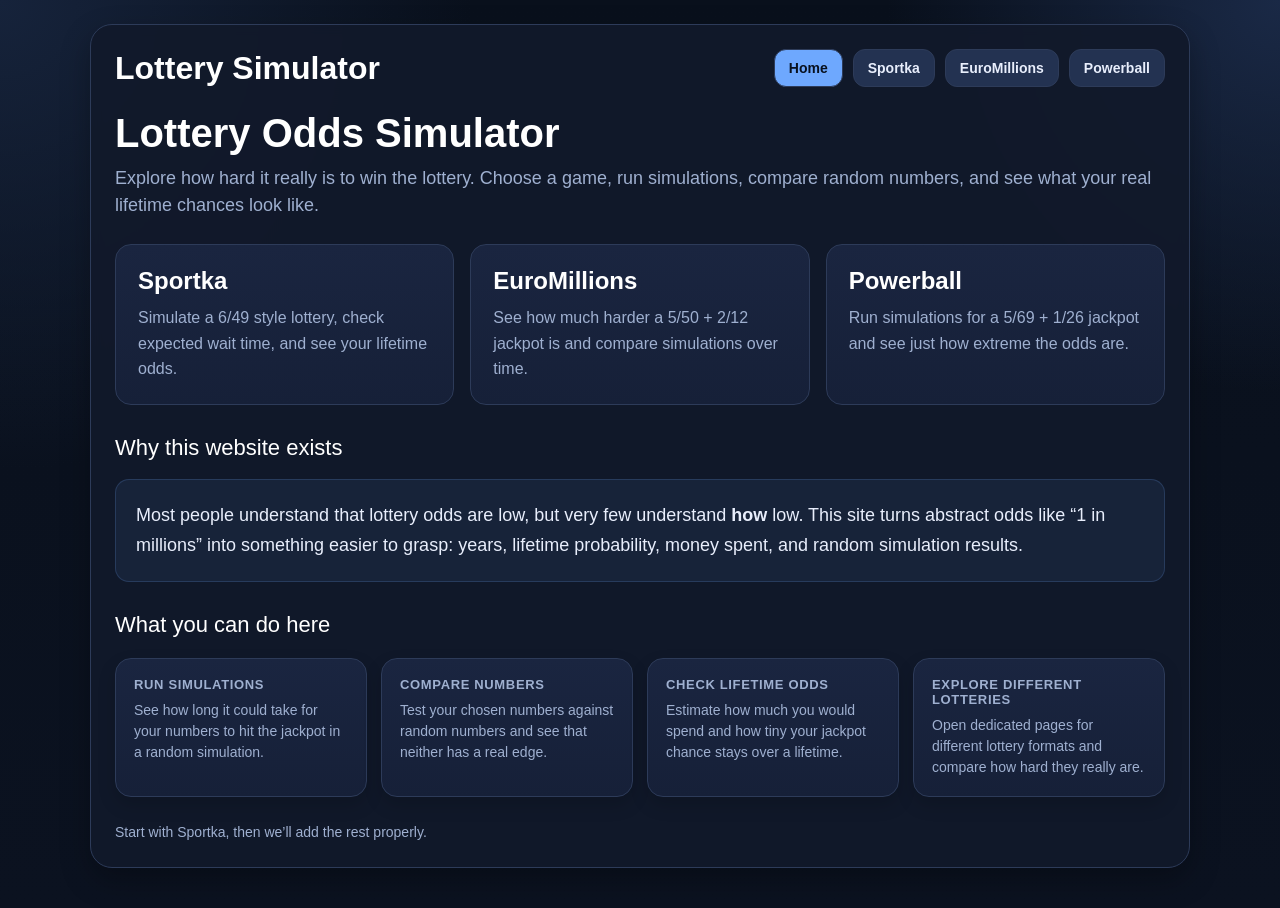
<file: index.html>
<!DOCTYPE html>
<html lang="en">
<head>
  <meta charset="UTF-8" />
  <meta name="viewport" content="width=device-width, initial-scale=1.0" />
  <title>Lottery Odds Simulator</title>
  <meta name="description" content="Explore lottery odds, compare games, and calculate how long it could take to win the jackpot." />
  <link rel="stylesheet" href="style.css" />
</head>
<body>
  <div class="container">
    <div class="topbar">
      <a class="brand" href="index.html">Lottery Simulator</a>
      <nav class="nav">
        <a class="active" href="index.html">Home</a>
        <a href="sportka.html">Sportka</a>
        <a href="euromillions.html">EuroMillions</a>
        <a href="powerball.html">Powerball</a>
      </nav>
    </div>

    <h1>Lottery Odds Simulator</h1>
    <div class="subtitle">
      Explore how hard it really is to win the lottery. Choose a game, run simulations, compare random numbers, and see what your real lifetime chances look like.
    </div>

    <div class="home-grid">
      <a class="home-card" href="sportka.html">
        <h2>Sportka</h2>
        <p>Simulate a 6/49 style lottery, check expected wait time, and see your lifetime odds.</p>
      </a>

      <a class="home-card" href="euromillions.html">
        <h2>EuroMillions</h2>
        <p>See how much harder a 5/50 + 2/12 jackpot is and compare simulations over time.</p>
      </a>

      <a class="home-card" href="powerball.html">
        <h2>Powerball</h2>
        <p>Run simulations for a 5/69 + 1/26 jackpot and see just how extreme the odds are.</p>
      </a>
    </div>

    <div class="section-title">Why this website exists</div>
    <div class="result-box">
      Most people understand that lottery odds are low, but very few understand <strong>how</strong> low.
      This site turns abstract odds like “1 in millions” into something easier to grasp:
      years, lifetime probability, money spent, and random simulation results.
    </div>

    <div class="section-title">What you can do here</div>
    <div class="results-grid">
      <div class="card">
        <h3>Run simulations</h3>
        <div class="small">See how long it could take for your numbers to hit the jackpot in a random simulation.</div>
      </div>

      <div class="card">
        <h3>Compare numbers</h3>
        <div class="small">Test your chosen numbers against random numbers and see that neither has a real edge.</div>
      </div>

      <div class="card">
        <h3>Check lifetime odds</h3>
        <div class="small">Estimate how much you would spend and how tiny your jackpot chance stays over a lifetime.</div>
      </div>

      <div class="card">
        <h3>Explore different lotteries</h3>
        <div class="small">Open dedicated pages for different lottery formats and compare how hard they really are.</div>
      </div>
    </div>

    <div class="footer-note">
      Start with Sportka, then we’ll add the rest properly.
    </div>
  </div>
</body>
</html>
</file>
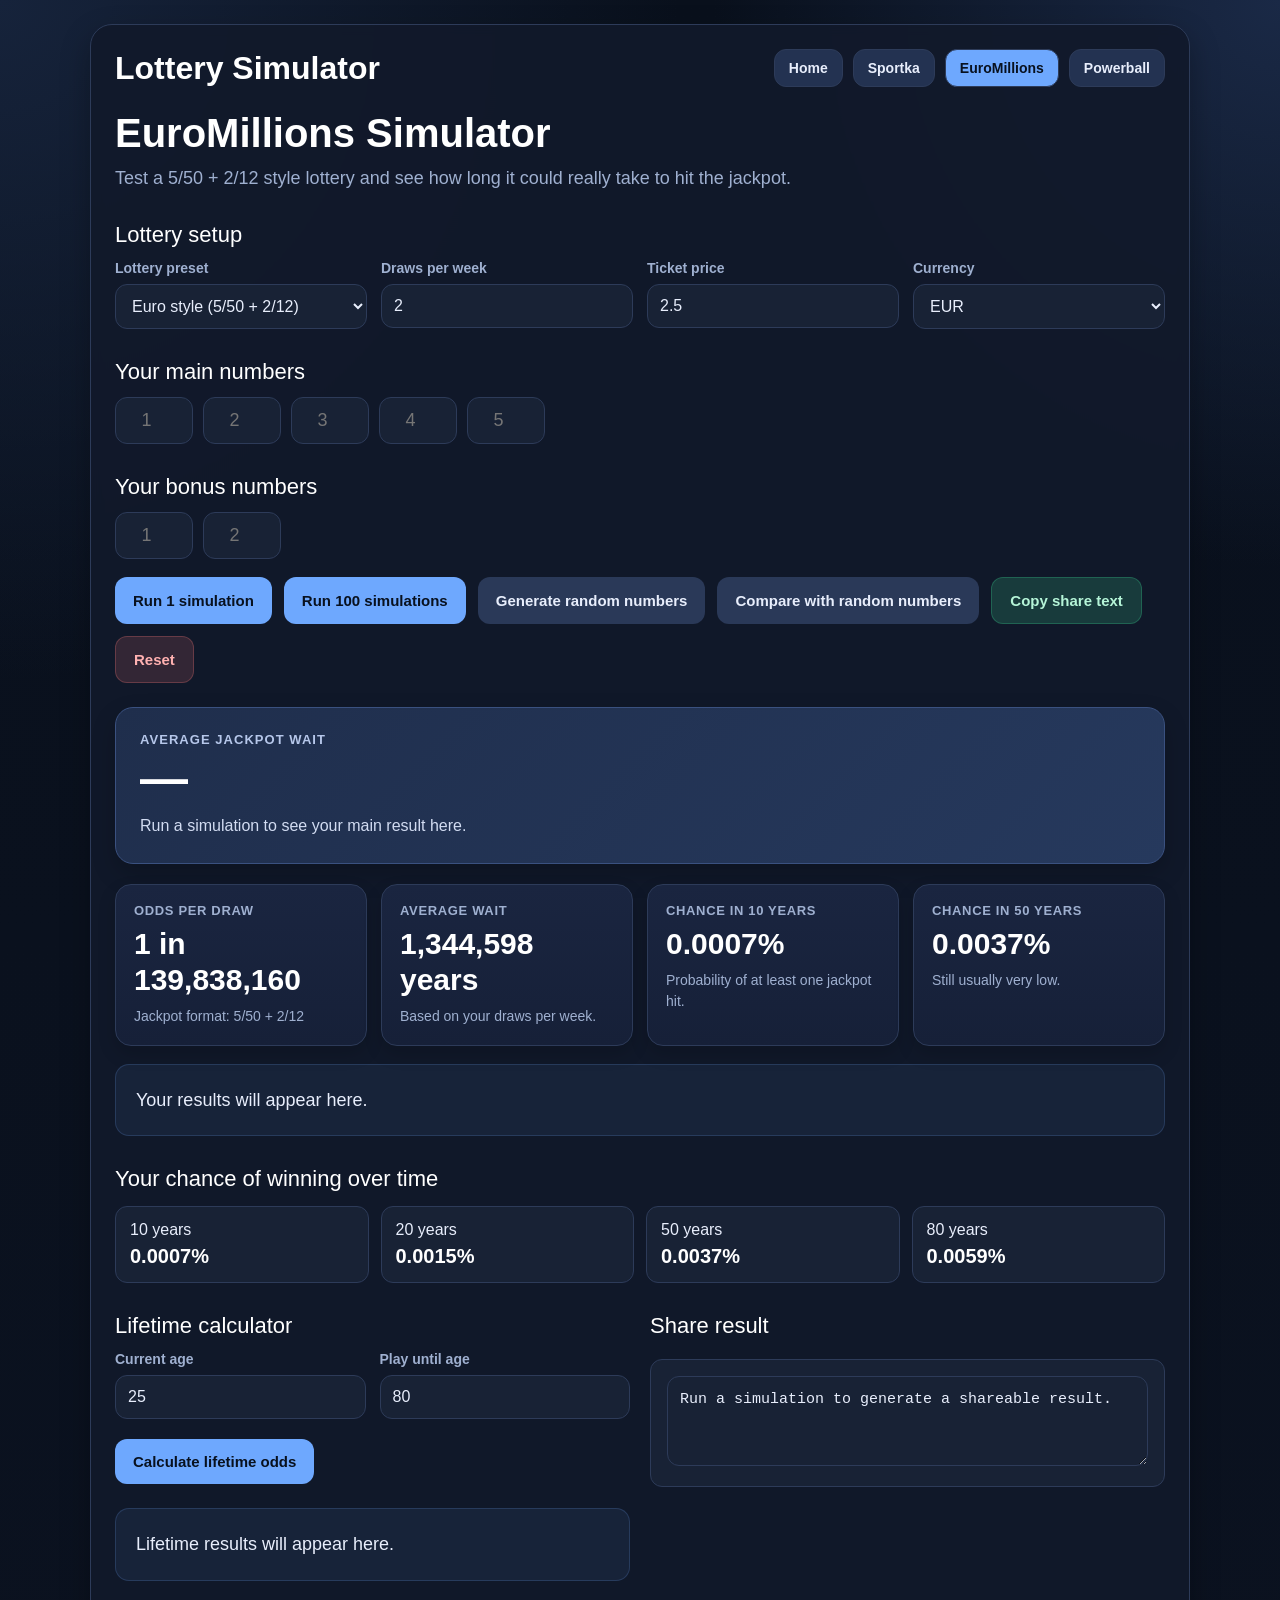
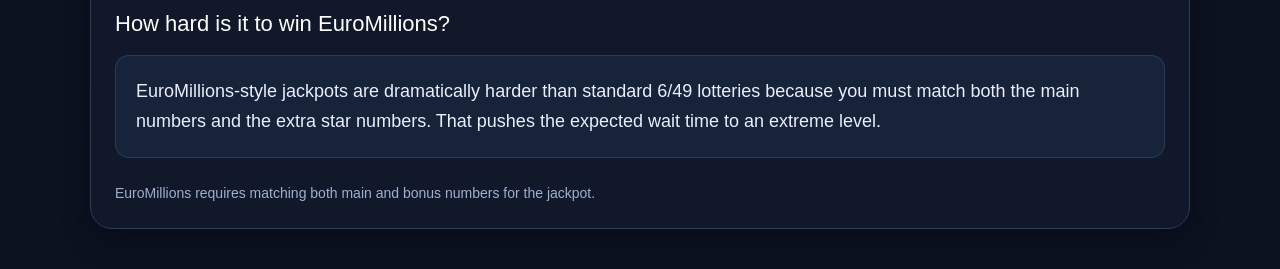
<file: euromillions.html>
<!DOCTYPE html>
<html lang="en">
<head>
  <meta charset="UTF-8" />
  <meta name="viewport" content="width=device-width, initial-scale=1.0" />
  <title>EuroMillions Lottery Simulator</title>
  <meta name="description" content="Simulate EuroMillions-style lottery odds, compare random numbers, and calculate lifetime jackpot chances." />
  <link rel="stylesheet" href="style.css" />
</head>
<body>
  <div class="container">
    <div class="topbar">
      <a class="brand" href="index.html">Lottery Simulator</a>
      <nav class="nav">
        <a href="index.html">Home</a>
        <a href="sportka.html">Sportka</a>
        <a class="active" href="euromillions.html">EuroMillions</a>
        <a href="powerball.html">Powerball</a>
      </nav>
    </div>

    <h1>EuroMillions Simulator</h1>
    <div class="subtitle">
      Test a 5/50 + 2/12 style lottery and see how long it could really take to hit the jackpot.
    </div>

    <div class="section-title">Lottery setup</div>
    <div class="settings">
      <div class="setting-group">
        <label for="lotteryPreset">Lottery preset</label>
        <select id="lotteryPreset">
          <option value="sportka">Sportka style (6/49)</option>
          <option value="power">Power style (5/69 + 1/26)</option>
          <option value="euro">Euro style (5/50 + 2/12)</option>
          <option value="custom">Custom format</option>
        </select>
      </div>

      <div class="setting-group">
        <label for="drawsPerWeek">Draws per week</label>
        <input id="drawsPerWeek" type="number" min="1" value="2" />
      </div>

      <div class="setting-group">
        <label for="ticketPrice">Ticket price</label>
        <input id="ticketPrice" type="number" min="1" value="2.5" />
      </div>

      <div class="setting-group">
        <label for="currency">Currency</label>
        <select id="currency">
          <option value="CZK">CZK</option>
          <option value="EUR" selected>EUR</option>
          <option value="USD">USD</option>
        </select>
      </div>
    </div>

    <div id="customSettings" class="settings hidden">
      <div class="setting-group">
        <label for="mainPicks">Main numbers picked</label>
        <input id="mainPicks" type="number" min="1" value="5" />
      </div>

      <div class="setting-group">
        <label for="mainTotal">Main number pool</label>
        <input id="mainTotal" type="number" min="2" value="50" />
      </div>

      <div class="setting-group">
        <label for="bonusPicks">Bonus numbers picked</label>
        <input id="bonusPicks" type="number" min="0" value="2" />
      </div>

      <div class="setting-group">
        <label for="bonusTotal">Bonus number pool</label>
        <input id="bonusTotal" type="number" min="0" value="12" />
      </div>
    </div>

    <div class="section-title">Your main numbers</div>
    <div id="mainInputs" class="inputs"></div>

    <div id="bonusSection" class="hidden">
      <div class="section-title">Your bonus numbers</div>
      <div id="bonusInputs" class="inputs"></div>
    </div>

    <div class="buttons">
      <button class="primary" onclick="runOneSimulation()">Run 1 simulation</button>
      <button class="primary" onclick="runHundredSimulations()">Run 100 simulations</button>
      <button class="secondary" onclick="generateRandomNumbers()">Generate random numbers</button>
      <button class="secondary" onclick="compareWithRandom()">Compare with random numbers</button>
      <button class="success" onclick="copyShareText()">Copy share text</button>
      <button class="danger" onclick="resetAll()">Reset</button>
    </div>

    <div id="error" class="error"></div>

    <div class="hero-result">
      <div class="hero-label">Average jackpot wait</div>
      <div class="hero-value" id="heroResult">—</div>
      <div class="hero-desc" id="heroDescription">
        Run a simulation to see your main result here.
      </div>
    </div>

    <div class="results-grid">
      <div class="card">
        <h3>Odds per draw</h3>
        <div class="value" id="oddsPerDraw">-</div>
        <div class="small" id="oddsDescription">-</div>
      </div>

      <div class="card">
        <h3>Average wait</h3>
        <div class="value" id="averageYears">-</div>
        <div class="small">Based on your draws per week.</div>
      </div>

      <div class="card">
        <h3>Chance in 10 years</h3>
        <div class="value" id="chance10">-</div>
        <div class="small">Probability of at least one jackpot hit.</div>
      </div>

      <div class="card">
        <h3>Chance in 50 years</h3>
        <div class="value" id="chance50">-</div>
        <div class="small">Still usually very low.</div>
      </div>
    </div>

    <div id="resultBox" class="result-box">
      Your results will appear here.
    </div>

    <div id="chartWrap" class="chart-wrap hidden">
      <div class="chart-title">100-Simulation Reality Check</div>
      <div id="chartGrid" class="chart-grid"></div>
    </div>

    <div class="section-title">Your chance of winning over time</div>
    <div class="odds-list">
      <div class="odds-item">10 years<strong id="chance10b">-</strong></div>
      <div class="odds-item">20 years<strong id="chance20b">-</strong></div>
      <div class="odds-item">50 years<strong id="chance50b">-</strong></div>
      <div class="odds-item">80 years<strong id="chance80b">-</strong></div>
    </div>

    <div class="split">
      <div>
        <div class="section-title">Lifetime calculator</div>
        <div class="settings">
          <div class="setting-group">
            <label for="currentAge">Current age</label>
            <input id="currentAge" type="number" min="1" max="120" value="25" />
          </div>
          <div class="setting-group">
            <label for="playUntilAge">Play until age</label>
            <input id="playUntilAge" type="number" min="1" max="120" value="80" />
          </div>
        </div>
        <div class="buttons">
          <button class="primary" onclick="runLifetimeCalculator()">Calculate lifetime odds</button>
        </div>
        <div id="lifetimeBox" class="result-box">
          Lifetime results will appear here.
        </div>
      </div>

      <div>
        <div class="section-title">Share result</div>
        <div class="share-box">
          <textarea id="shareText" class="share-text" readonly>Run a simulation to generate a shareable result.</textarea>
        </div>
      </div>
    </div>

    <div class="section-title">How hard is it to win EuroMillions?</div>
    <div class="result-box">
      EuroMillions-style jackpots are dramatically harder than standard 6/49 lotteries because you must match both the main numbers and the extra star numbers. That pushes the expected wait time to an extreme level.
    </div>

    <div class="footer-note">
      EuroMillions requires matching both main and bonus numbers for the jackpot.
    </div>
  </div>

  <script src="script.js"></script>
  <script>
    initLotteryPage("euro");
  </script>
</body>
</html>
</file>
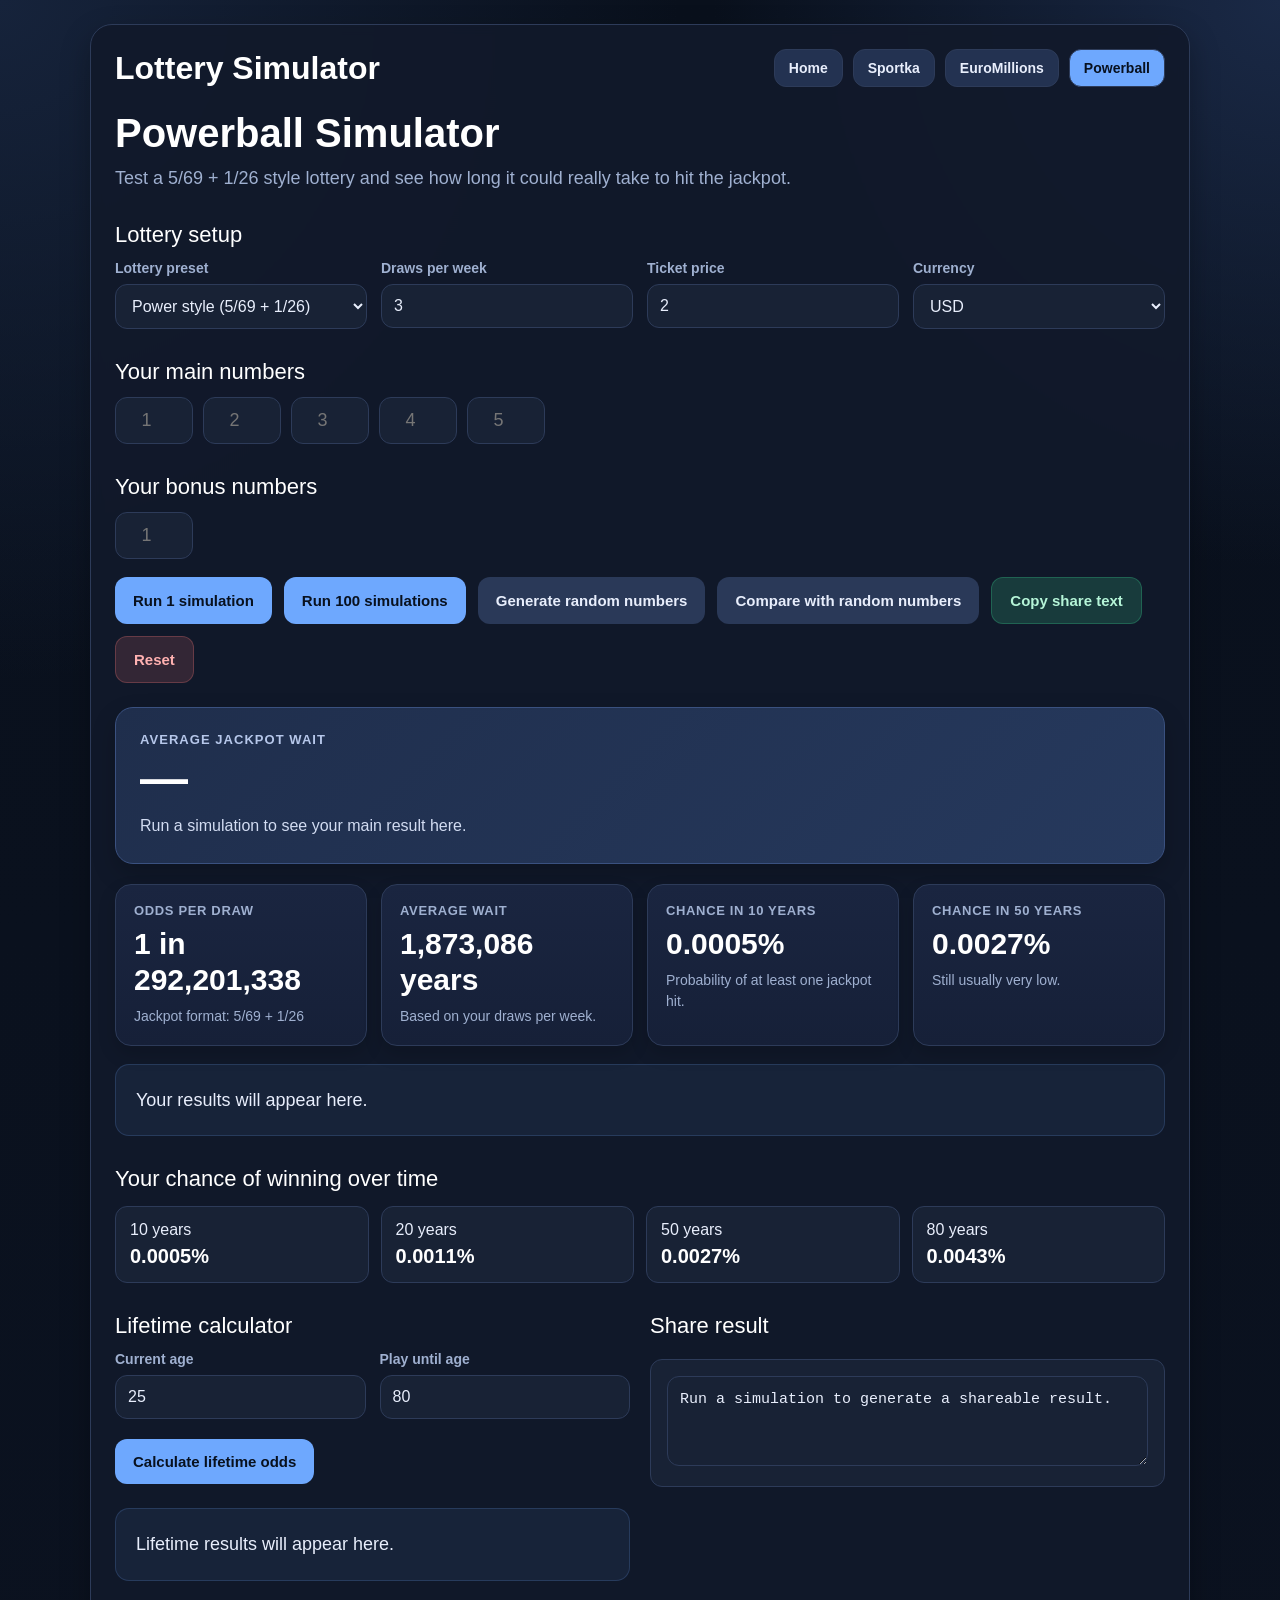
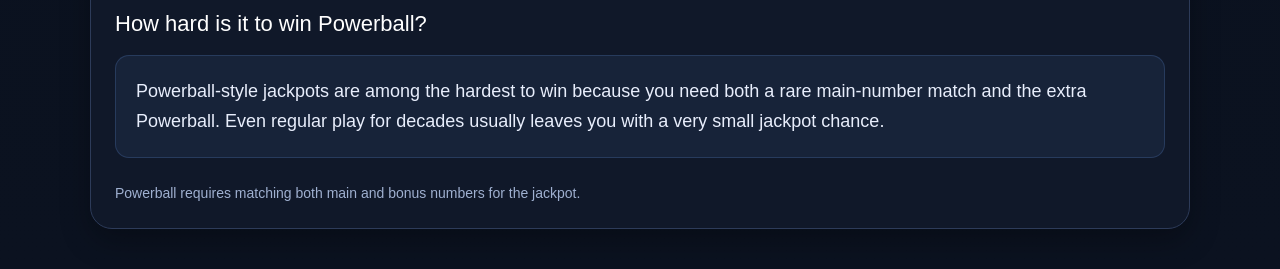
<file: powerball.html>
<!DOCTYPE html>
<html lang="en">
<head>
  <meta charset="UTF-8" />
  <meta name="viewport" content="width=device-width, initial-scale=1.0" />
  <title>Powerball Lottery Simulator</title>
  <meta name="description" content="Simulate Powerball-style lottery odds, compare random numbers, and calculate lifetime jackpot chances." />
  <link rel="stylesheet" href="style.css" />
</head>
<body>
  <div class="container">
    <div class="topbar">
      <a class="brand" href="index.html">Lottery Simulator</a>
      <nav class="nav">
        <a href="index.html">Home</a>
        <a href="sportka.html">Sportka</a>
        <a href="euromillions.html">EuroMillions</a>
        <a class="active" href="powerball.html">Powerball</a>
      </nav>
    </div>

    <h1>Powerball Simulator</h1>
    <div class="subtitle">
      Test a 5/69 + 1/26 style lottery and see how long it could really take to hit the jackpot.
    </div>

    <div class="section-title">Lottery setup</div>
    <div class="settings">
      <div class="setting-group">
        <label for="lotteryPreset">Lottery preset</label>
        <select id="lotteryPreset">
          <option value="sportka">Sportka style (6/49)</option>
          <option value="power">Power style (5/69 + 1/26)</option>
          <option value="euro">Euro style (5/50 + 2/12)</option>
          <option value="custom">Custom format</option>
        </select>
      </div>

      <div class="setting-group">
        <label for="drawsPerWeek">Draws per week</label>
        <input id="drawsPerWeek" type="number" min="1" value="3" />
      </div>

      <div class="setting-group">
        <label for="ticketPrice">Ticket price</label>
        <input id="ticketPrice" type="number" min="1" value="2" />
      </div>

      <div class="setting-group">
        <label for="currency">Currency</label>
        <select id="currency">
          <option value="CZK">CZK</option>
          <option value="EUR">EUR</option>
          <option value="USD" selected>USD</option>
        </select>
      </div>
    </div>

    <div id="customSettings" class="settings hidden">
      <div class="setting-group">
        <label for="mainPicks">Main numbers picked</label>
        <input id="mainPicks" type="number" min="1" value="5" />
      </div>

      <div class="setting-group">
        <label for="mainTotal">Main number pool</label>
        <input id="mainTotal" type="number" min="2" value="69" />
      </div>

      <div class="setting-group">
        <label for="bonusPicks">Bonus numbers picked</label>
        <input id="bonusPicks" type="number" min="0" value="1" />
      </div>

      <div class="setting-group">
        <label for="bonusTotal">Bonus number pool</label>
        <input id="bonusTotal" type="number" min="0" value="26" />
      </div>
    </div>

    <div class="section-title">Your main numbers</div>
    <div id="mainInputs" class="inputs"></div>

    <div id="bonusSection" class="hidden">
      <div class="section-title">Your bonus numbers</div>
      <div id="bonusInputs" class="inputs"></div>
    </div>

    <div class="buttons">
      <button class="primary" onclick="runOneSimulation()">Run 1 simulation</button>
      <button class="primary" onclick="runHundredSimulations()">Run 100 simulations</button>
      <button class="secondary" onclick="generateRandomNumbers()">Generate random numbers</button>
      <button class="secondary" onclick="compareWithRandom()">Compare with random numbers</button>
      <button class="success" onclick="copyShareText()">Copy share text</button>
      <button class="danger" onclick="resetAll()">Reset</button>
    </div>

    <div id="error" class="error"></div>

    <div class="hero-result">
      <div class="hero-label">Average jackpot wait</div>
      <div class="hero-value" id="heroResult">—</div>
      <div class="hero-desc" id="heroDescription">
        Run a simulation to see your main result here.
      </div>
    </div>

    <div class="results-grid">
      <div class="card">
        <h3>Odds per draw</h3>
        <div class="value" id="oddsPerDraw">-</div>
        <div class="small" id="oddsDescription">-</div>
      </div>

      <div class="card">
        <h3>Average wait</h3>
        <div class="value" id="averageYears">-</div>
        <div class="small">Based on your draws per week.</div>
      </div>

      <div class="card">
        <h3>Chance in 10 years</h3>
        <div class="value" id="chance10">-</div>
        <div class="small">Probability of at least one jackpot hit.</div>
      </div>

      <div class="card">
        <h3>Chance in 50 years</h3>
        <div class="value" id="chance50">-</div>
        <div class="small">Still usually very low.</div>
      </div>
    </div>

    <div id="resultBox" class="result-box">
      Your results will appear here.
    </div>

    <div id="chartWrap" class="chart-wrap hidden">
      <div class="chart-title">100-Simulation Reality Check</div>
      <div id="chartGrid" class="chart-grid"></div>
    </div>

    <div class="section-title">Your chance of winning over time</div>
    <div class="odds-list">
      <div class="odds-item">10 years<strong id="chance10b">-</strong></div>
      <div class="odds-item">20 years<strong id="chance20b">-</strong></div>
      <div class="odds-item">50 years<strong id="chance50b">-</strong></div>
      <div class="odds-item">80 years<strong id="chance80b">-</strong></div>
    </div>

    <div class="split">
      <div>
        <div class="section-title">Lifetime calculator</div>
        <div class="settings">
          <div class="setting-group">
            <label for="currentAge">Current age</label>
            <input id="currentAge" type="number" min="1" max="120" value="25" />
          </div>
          <div class="setting-group">
            <label for="playUntilAge">Play until age</label>
            <input id="playUntilAge" type="number" min="1" max="120" value="80" />
          </div>
        </div>
        <div class="buttons">
          <button class="primary" onclick="runLifetimeCalculator()">Calculate lifetime odds</button>
        </div>
        <div id="lifetimeBox" class="result-box">
          Lifetime results will appear here.
        </div>
      </div>

      <div>
        <div class="section-title">Share result</div>
        <div class="share-box">
          <textarea id="shareText" class="share-text" readonly>Run a simulation to generate a shareable result.</textarea>
        </div>
      </div>
    </div>

    <div class="section-title">How hard is it to win Powerball?</div>
    <div class="result-box">
      Powerball-style jackpots are among the hardest to win because you need both a rare main-number match and the extra Powerball. Even regular play for decades usually leaves you with a very small jackpot chance.
    </div>

    <div class="footer-note">
      Powerball requires matching both main and bonus numbers for the jackpot.
    </div>
  </div>

  <script src="script.js"></script>
  <script>
    initLotteryPage("power");
  </script>
</body>
</html>
</file>
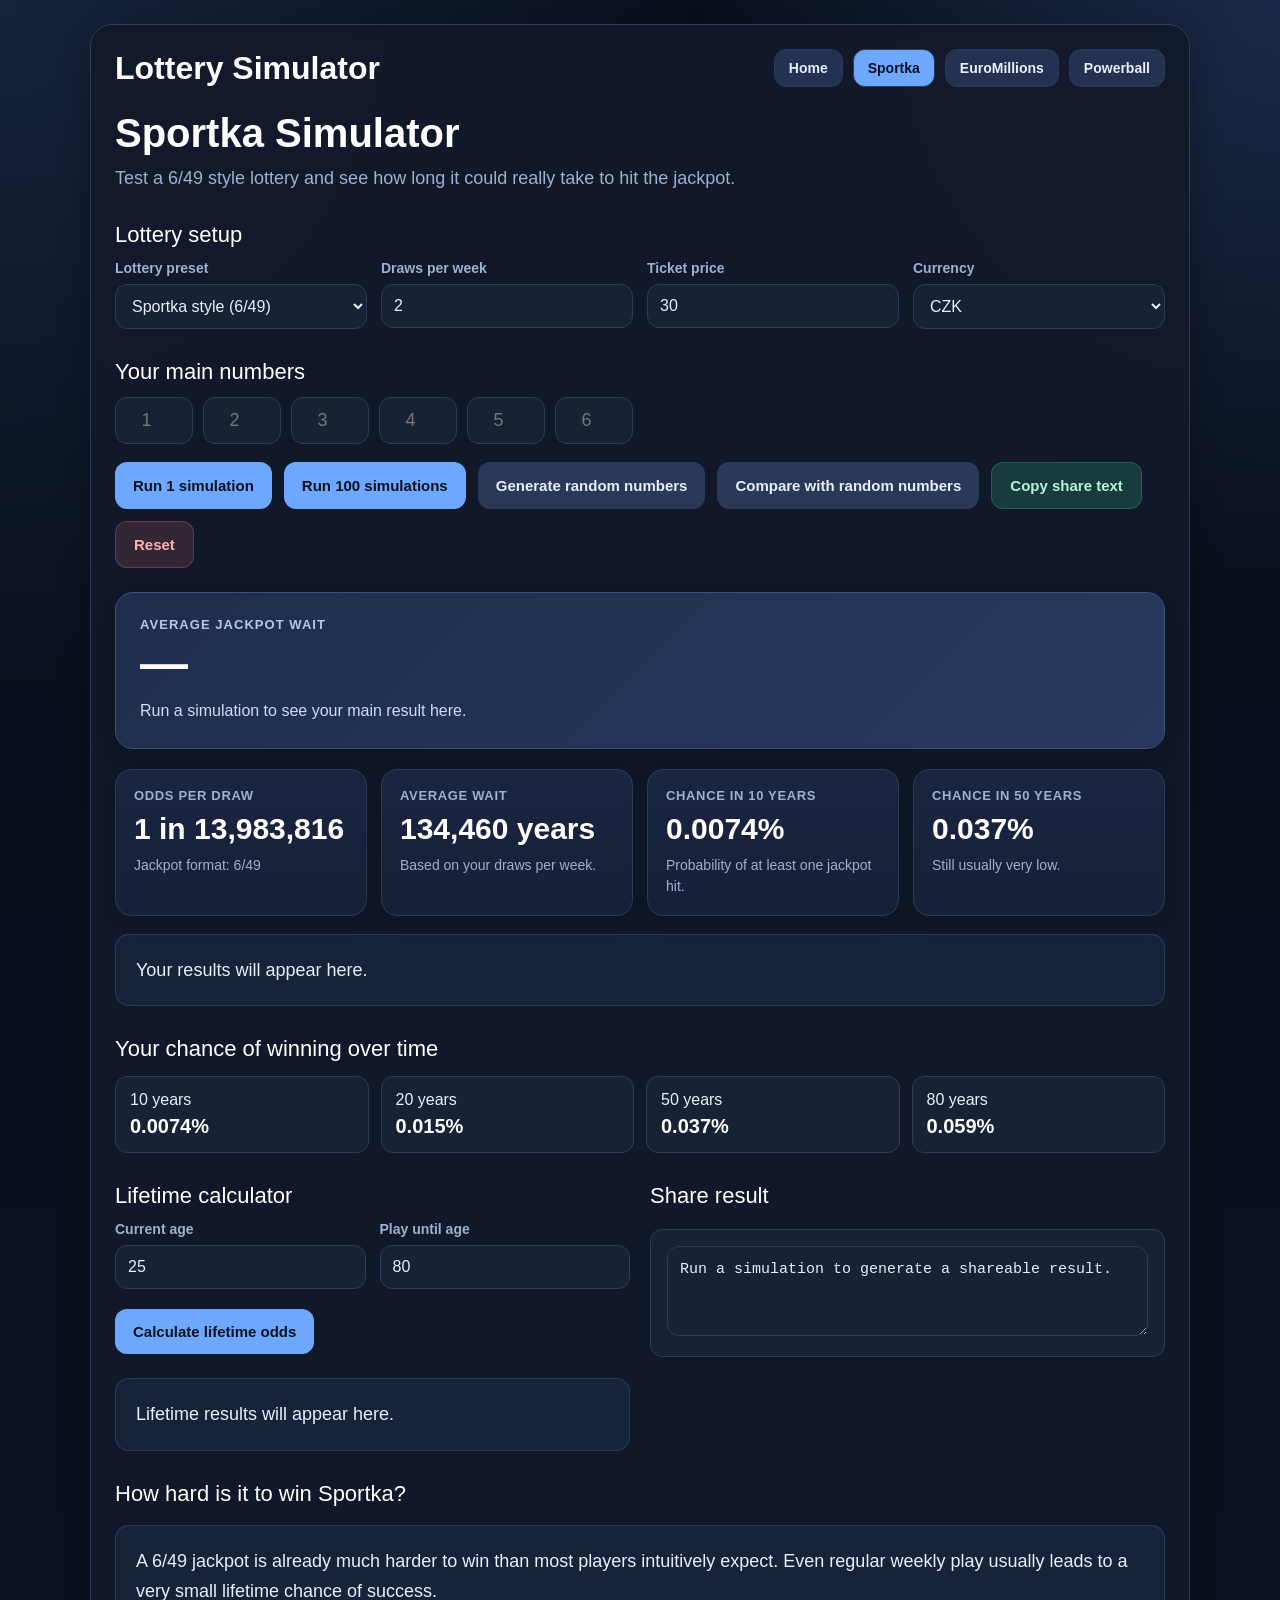
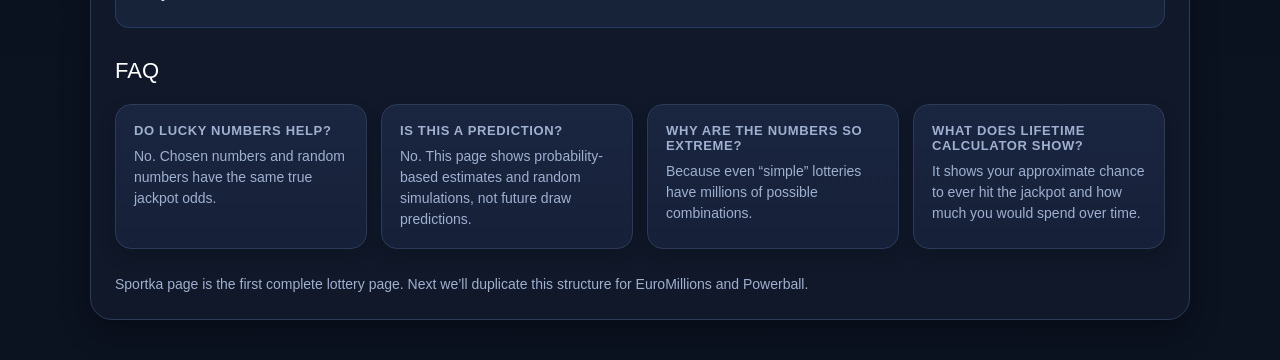
<file: sportka.html>
<!DOCTYPE html>
<html lang="en">
<head>
  <meta charset="UTF-8" />
  <meta name="viewport" content="width=device-width, initial-scale=1.0" />
  <title>Sportka Lottery Simulator</title>
  <meta name="description" content="Simulate Sportka-style lottery odds, compare random numbers, and calculate lifetime jackpot chances." />
  <link rel="stylesheet" href="style.css" />
</head>
<body>
  <div class="container">
    <div class="topbar">
      <a class="brand" href="index.html">Lottery Simulator</a>
      <nav class="nav">
        <a href="index.html">Home</a>
        <a class="active" href="sportka.html">Sportka</a>
        <a href="euromillions.html">EuroMillions</a>
        <a href="powerball.html">Powerball</a>
      </nav>
    </div>

    <h1>Sportka Simulator</h1>
    <div class="subtitle">
      Test a 6/49 style lottery and see how long it could really take to hit the jackpot.
    </div>

    <div class="section-title">Lottery setup</div>
    <div class="settings">
      <div class="setting-group">
        <label for="lotteryPreset">Lottery preset</label>
        <select id="lotteryPreset">
          <option value="sportka">Sportka style (6/49)</option>
          <option value="power">Power style (5/69 + 1/26)</option>
          <option value="euro">Euro style (5/50 + 2/12)</option>
          <option value="custom">Custom format</option>
        </select>
      </div>

      <div class="setting-group">
        <label for="drawsPerWeek">Draws per week</label>
        <input id="drawsPerWeek" type="number" min="1" value="2" />
      </div>

      <div class="setting-group">
        <label for="ticketPrice">Ticket price</label>
        <input id="ticketPrice" type="number" min="1" value="30" />
      </div>

      <div class="setting-group">
        <label for="currency">Currency</label>
        <select id="currency">
          <option value="CZK">CZK</option>
          <option value="EUR">EUR</option>
          <option value="USD">USD</option>
        </select>
      </div>
    </div>

    <div id="customSettings" class="settings hidden">
      <div class="setting-group">
        <label for="mainPicks">Main numbers picked</label>
        <input id="mainPicks" type="number" min="1" value="6" />
      </div>

      <div class="setting-group">
        <label for="mainTotal">Main number pool</label>
        <input id="mainTotal" type="number" min="2" value="49" />
      </div>

      <div class="setting-group">
        <label for="bonusPicks">Bonus numbers picked</label>
        <input id="bonusPicks" type="number" min="0" value="0" />
      </div>

      <div class="setting-group">
        <label for="bonusTotal">Bonus number pool</label>
        <input id="bonusTotal" type="number" min="0" value="0" />
      </div>
    </div>

    <div class="section-title">Your main numbers</div>
    <div id="mainInputs" class="inputs"></div>

    <div id="bonusSection" class="hidden">
      <div class="section-title">Your bonus numbers</div>
      <div id="bonusInputs" class="inputs"></div>
    </div>

    <div class="buttons">
      <button class="primary" onclick="runOneSimulation()">Run 1 simulation</button>
      <button class="primary" onclick="runHundredSimulations()">Run 100 simulations</button>
      <button class="secondary" onclick="generateRandomNumbers()">Generate random numbers</button>
      <button class="secondary" onclick="compareWithRandom()">Compare with random numbers</button>
      <button class="success" onclick="copyShareText()">Copy share text</button>
      <button class="danger" onclick="resetAll()">Reset</button>
    </div>

    <div id="error" class="error"></div>

    <div class="hero-result">
      <div class="hero-label">Average jackpot wait</div>
      <div class="hero-value" id="heroResult">—</div>
      <div class="hero-desc" id="heroDescription">
        Run a simulation to see your main result here.
      </div>
    </div>

    <div class="results-grid">
      <div class="card">
        <h3>Odds per draw</h3>
        <div class="value" id="oddsPerDraw">-</div>
        <div class="small" id="oddsDescription">-</div>
      </div>

      <div class="card">
        <h3>Average wait</h3>
        <div class="value" id="averageYears">-</div>
        <div class="small">Based on your draws per week.</div>
      </div>

      <div class="card">
        <h3>Chance in 10 years</h3>
        <div class="value" id="chance10">-</div>
        <div class="small">Probability of at least one jackpot hit.</div>
      </div>

      <div class="card">
        <h3>Chance in 50 years</h3>
        <div class="value" id="chance50">-</div>
        <div class="small">Still usually very low.</div>
      </div>
    </div>

    <div id="resultBox" class="result-box">
      Your results will appear here.
    </div>

    <div id="chartWrap" class="chart-wrap hidden">
      <div class="chart-title">100-Simulation Reality Check</div>
      <div id="chartGrid" class="chart-grid"></div>
    </div>

    <div class="section-title">Your chance of winning over time</div>
    <div class="odds-list">
      <div class="odds-item">
        10 years
        <strong id="chance10b">-</strong>
      </div>
      <div class="odds-item">
        20 years
        <strong id="chance20b">-</strong>
      </div>
      <div class="odds-item">
        50 years
        <strong id="chance50b">-</strong>
      </div>
      <div class="odds-item">
        80 years
        <strong id="chance80b">-</strong>
      </div>
    </div>

    <div class="split">
      <div>
        <div class="section-title">Lifetime calculator</div>
        <div class="settings">
          <div class="setting-group">
            <label for="currentAge">Current age</label>
            <input id="currentAge" type="number" min="1" max="120" value="25" />
          </div>

          <div class="setting-group">
            <label for="playUntilAge">Play until age</label>
            <input id="playUntilAge" type="number" min="1" max="120" value="80" />
          </div>
        </div>

        <div class="buttons">
          <button class="primary" onclick="runLifetimeCalculator()">Calculate lifetime odds</button>
        </div>

        <div id="lifetimeBox" class="result-box">
          Lifetime results will appear here.
        </div>
      </div>

      <div>
        <div class="section-title">Share result</div>
        <div class="share-box">
          <textarea id="shareText" class="share-text" readonly>Run a simulation to generate a shareable result.</textarea>
        </div>
      </div>
    </div>

    <div class="section-title">How hard is it to win Sportka?</div>
    <div class="result-box">
      A 6/49 jackpot is already much harder to win than most players intuitively expect.
      Even regular weekly play usually leads to a very small lifetime chance of success.
    </div>

    <div class="section-title">FAQ</div>
    <div class="results-grid">
      <div class="card">
        <h3>Do lucky numbers help?</h3>
        <div class="small">No. Chosen numbers and random numbers have the same true jackpot odds.</div>
      </div>

      <div class="card">
        <h3>Is this a prediction?</h3>
        <div class="small">No. This page shows probability-based estimates and random simulations, not future draw predictions.</div>
      </div>

      <div class="card">
        <h3>Why are the numbers so extreme?</h3>
        <div class="small">Because even “simple” lotteries have millions of possible combinations.</div>
      </div>

      <div class="card">
        <h3>What does lifetime calculator show?</h3>
        <div class="small">It shows your approximate chance to ever hit the jackpot and how much you would spend over time.</div>
      </div>
    </div>

    <div class="footer-note">
      Sportka page is the first complete lottery page. Next we’ll duplicate this structure for EuroMillions and Powerball.
    </div>
  </div>

  <script src="script.js"></script>
  <script>
    initLotteryPage("sportka");
  </script>
</body>
</html>
</file>
<file: style.css>
* {
  box-sizing: border-box;
}

:root {
  --bg: #0b1220;
  --panel: #121a2b;
  --panel-2: #182235;
  --card: #1c2740;
  --text: #e8eefc;
  --muted: #9fb0d0;
  --border: #2d3b59;
  --primary: #6ea8fe;
  --primary-hover: #8ab8ff;
  --success: #3ddc97;
  --danger: #ff7b7b;
  --shadow: 0 12px 30px rgba(0, 0, 0, 0.28);
}

body {
  margin: 0;
  font-family: Arial, sans-serif;
  background:
    radial-gradient(circle at top left, #16233b 0%, transparent 30%),
    radial-gradient(circle at top right, #1a2946 0%, transparent 25%),
    linear-gradient(180deg, #09101c 0%, #0b1220 100%);
  color: var(--text);
  padding: 24px 15px 40px;
}

.container {
  max-width: 1100px;
  margin: 0 auto;
  background: rgba(18, 26, 43, 0.92);
  backdrop-filter: blur(6px);
  border: 1px solid var(--border);
  border-radius: 22px;
  box-shadow: var(--shadow);
  padding: 24px;
}

.topbar {
  display: flex;
  justify-content: space-between;
  align-items: center;
  gap: 16px;
  margin-bottom: 24px;
  flex-wrap: wrap;
}

.brand {
  font-size: 32px;
  font-weight: 800;
  color: #fff;
  text-decoration: none;
}

.nav {
  display: flex;
  gap: 10px;
  flex-wrap: wrap;
}

.nav a {
  color: var(--text);
  text-decoration: none;
  background: #233251;
  border: 1px solid var(--border);
  padding: 10px 14px;
  border-radius: 12px;
  font-weight: 700;
  font-size: 14px;
}

.nav a:hover,
.nav a.active {
  background: var(--primary);
  color: #08111f;
}

h1 {
  margin: 0 0 10px;
  font-size: 40px;
  line-height: 1.1;
  color: #ffffff;
}

.subtitle {
  color: var(--muted);
  font-size: 18px;
  margin-bottom: 25px;
  line-height: 1.5;
}

.section-title {
  margin-top: 30px;
  margin-bottom: 12px;
  font-size: 22px;
  color: #ffffff;
}

.settings {
  display: grid;
  grid-template-columns: repeat(auto-fit, minmax(220px, 1fr));
  gap: 14px;
  margin-bottom: 20px;
}

.setting-group {
  display: flex;
  flex-direction: column;
  gap: 8px;
}

label {
  font-size: 14px;
  color: var(--muted);
  font-weight: 700;
}

input, select, textarea {
  padding: 12px;
  font-size: 16px;
  border: 1px solid var(--border);
  border-radius: 12px;
  background: var(--panel-2);
  color: var(--text);
  width: 100%;
  outline: none;
}

input:focus, select:focus, textarea:focus {
  border-color: var(--primary);
  box-shadow: 0 0 0 3px rgba(110, 168, 254, 0.15);
}

.inputs {
  display: flex;
  flex-wrap: wrap;
  gap: 10px;
  margin-bottom: 18px;
}

.number-input {
  width: 78px;
  text-align: center;
  font-size: 18px;
}

.buttons {
  display: flex;
  flex-wrap: wrap;
  gap: 12px;
  margin-bottom: 24px;
}

button {
  border: none;
  border-radius: 12px;
  padding: 14px 18px;
  font-size: 15px;
  font-weight: 700;
  cursor: pointer;
  transition: 0.2s ease;
}

.primary {
  background: var(--primary);
  color: #08111f;
}

.primary:hover {
  background: var(--primary-hover);
  transform: translateY(-1px);
}

.secondary {
  background: #2a3958;
  color: var(--text);
}

.secondary:hover {
  background: #33466a;
  transform: translateY(-1px);
}

.danger {
  background: rgba(255, 123, 123, 0.15);
  color: #ffb1b1;
  border: 1px solid rgba(255, 123, 123, 0.25);
}

.danger:hover {
  background: rgba(255, 123, 123, 0.22);
}

.success {
  background: rgba(61, 220, 151, 0.18);
  color: #b5f5d8;
  border: 1px solid rgba(61, 220, 151, 0.25);
}

.success:hover {
  background: rgba(61, 220, 151, 0.26);
}

.error {
  margin-top: 10px;
  color: #ff9d9d;
  font-weight: 700;
}

.results-grid {
  display: grid;
  grid-template-columns: repeat(auto-fit, minmax(220px, 1fr));
  gap: 14px;
  margin-top: 20px;
}

.card {
  background: linear-gradient(180deg, #1a2540 0%, #162038 100%);
  border: 1px solid var(--border);
  border-radius: 16px;
  padding: 18px;
  box-shadow: 0 8px 18px rgba(0, 0, 0, 0.16);
}

.card h3 {
  margin: 0 0 8px;
  font-size: 13px;
  color: var(--muted);
  font-weight: 800;
  text-transform: uppercase;
  letter-spacing: 0.05em;
}

.card .value {
  font-size: 30px;
  font-weight: 800;
  line-height: 1.2;
  color: #ffffff;
}

.card .small {
  margin-top: 8px;
  color: var(--muted);
  font-size: 14px;
  line-height: 1.5;
}

.hero-result {
  margin-top: 24px;
  background: linear-gradient(135deg, #1f2e4c 0%, #26395d 100%);
  border: 1px solid #3a5180;
  border-radius: 18px;
  padding: 24px;
  box-shadow: 0 10px 24px rgba(0, 0, 0, 0.2);
}

.hero-label {
  font-size: 13px;
  color: #b6c7ea;
  text-transform: uppercase;
  letter-spacing: 0.08em;
  font-weight: 800;
  margin-bottom: 8px;
}

.hero-value {
  font-size: 48px;
  font-weight: 900;
  line-height: 1;
  color: #ffffff;
  margin-bottom: 10px;
}

.hero-desc {
  color: #d2dcf2;
  font-size: 16px;
  line-height: 1.6;
}

.result-box {
  margin-top: 18px;
  background: rgba(110, 168, 254, 0.08);
  border: 1px solid rgba(110, 168, 254, 0.18);
  border-radius: 14px;
  padding: 20px;
  line-height: 1.7;
  font-size: 18px;
  color: var(--text);
}

.muted {
  color: var(--muted);
  font-size: 14px;
}

.odds-list {
  display: grid;
  grid-template-columns: repeat(auto-fit, minmax(160px, 1fr));
  gap: 12px;
  margin-top: 14px;
}

.odds-item {
  background: var(--panel-2);
  border: 1px solid var(--border);
  border-radius: 12px;
  padding: 14px;
  color: var(--text);
}

.odds-item strong {
  display: block;
  font-size: 20px;
  margin-top: 6px;
  color: #ffffff;
}

.split {
  display: grid;
  grid-template-columns: 1fr 1fr;
  gap: 20px;
}

.share-box {
  margin-top: 20px;
  padding: 16px;
  border-radius: 12px;
  background: var(--panel-2);
  border: 1px solid var(--border);
}

.share-text {
  width: 100%;
  min-height: 90px;
  resize: vertical;
  font-size: 15px;
  line-height: 1.5;
}

.footer-note {
  margin-top: 24px;
  font-size: 14px;
  color: var(--muted);
  line-height: 1.6;
}

.hidden {
  display: none;
}

.chart-wrap {
  margin-top: 18px;
  background: var(--panel-2);
  border: 1px solid var(--border);
  border-radius: 14px;
  padding: 18px;
}

.chart-title {
  font-size: 16px;
  font-weight: 800;
  margin-bottom: 14px;
  color: #ffffff;
}

.chart-grid {
  display: grid;
  grid-template-columns: repeat(5, 1fr);
  gap: 14px;
  align-items: end;
  min-height: 220px;
}

.bar-col {
  display: flex;
  flex-direction: column;
  align-items: center;
  gap: 8px;
}

.bar-value {
  font-size: 13px;
  color: var(--muted);
  min-height: 16px;
}

.bar {
  width: 100%;
  max-width: 110px;
  min-height: 8px;
  border-radius: 10px 10px 4px 4px;
  background: linear-gradient(180deg, #7cb4ff 0%, #4f86e8 100%);
  border: 1px solid rgba(255,255,255,0.08);
  box-shadow: inset 0 1px 0 rgba(255,255,255,0.08);
}

.bar-label {
  text-align: center;
  font-size: 12px;
  color: var(--muted);
  line-height: 1.4;
}

.home-grid {
  display: grid;
  grid-template-columns: repeat(auto-fit, minmax(260px, 1fr));
  gap: 16px;
  margin-top: 24px;
}

.home-card {
  display: block;
  text-decoration: none;
  color: var(--text);
  background: linear-gradient(180deg, #1a2540 0%, #162038 100%);
  border: 1px solid var(--border);
  border-radius: 16px;
  padding: 22px;
}

.home-card:hover {
  transform: translateY(-2px);
  border-color: var(--primary);
}

.home-card h2 {
  margin: 0 0 10px;
  font-size: 24px;
  color: #fff;
}

.home-card p {
  margin: 0;
  color: var(--muted);
  line-height: 1.6;
}

@media (max-width: 900px) {
  .split {
    grid-template-columns: 1fr;
  }

  .chart-grid {
    grid-template-columns: 1fr;
    min-height: auto;
  }

  .bar-col {
    align-items: stretch;
  }

  .bar {
    max-width: none;
  }
}

@media (max-width: 600px) {
  h1 {
    font-size: 30px;
  }

  .number-input {
    width: 64px;
  }

  .card .value {
    font-size: 24px;
  }

  .hero-value {
    font-size: 36px;
  }

  .brand {
    font-size: 26px;
  }
}
</file>
